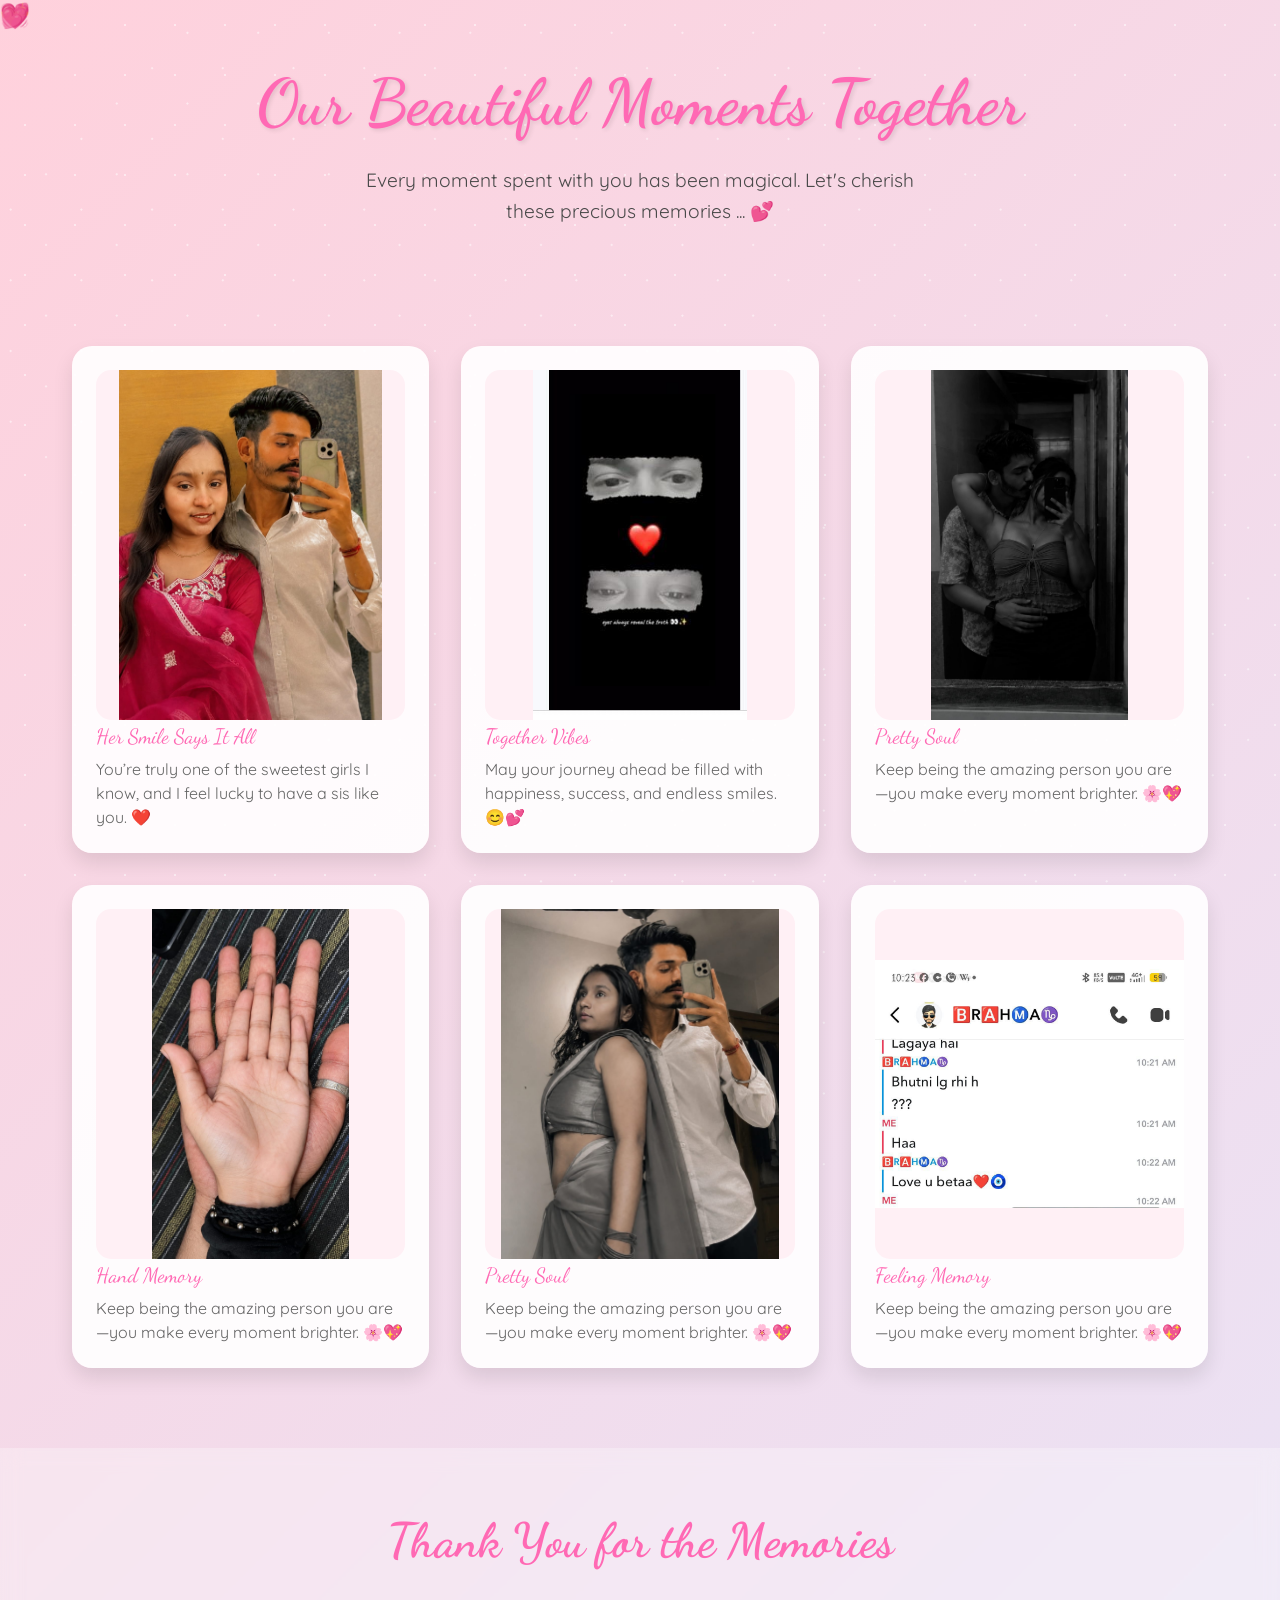
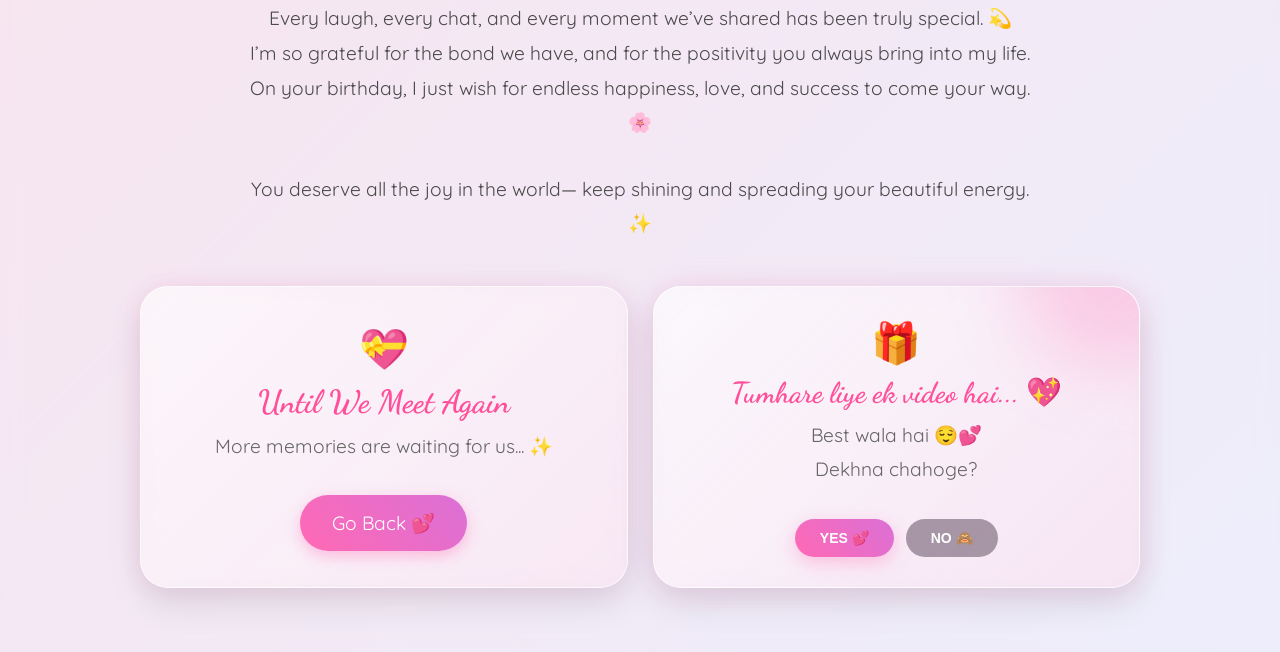
<file: last.html>
<!DOCTYPE html>
<html lang="en">

<head>

    <meta charset="UTF-8">

    <meta
        name="viewport"
        content="width=device-width, initial-scale=1.0"
    >

    <title>
        Our Beautiful Memories ✨
    </title>





    <style>

        @import url(
            'https://fonts.googleapis.com/css2?family=Dancing+Script:wght@700&family=Quicksand:wght@300;400;500;600&display=swap'
        );


        * {
            margin: 0;
            padding: 0;
            box-sizing: border-box;
        }



        

        body {

            min-height: 100vh;

            background:
                linear-gradient(
                    135deg,
                    #ffd1dc 0%,
                    #e6e6fa 25%,
                    #ffefd5 50%,
                    #e6e6fa 75%,
                    #ffd1dc 100%
                );

            background-size: 400% 400%;

            animation:
                gradientFlow 15s ease infinite;

            font-family:
                'Quicksand',
                sans-serif;

            overflow-x: hidden;

            color: #4a4a4a;

        }


        @keyframes gradientFlow {

            0% {
                background-position: 0% 50%;
            }

            50% {
                background-position: 100% 50%;
            }

            100% {
                background-position: 0% 50%;
            }
        }


        /* =========================
           SPARKLES
        ========================= */

        .magic-sparkles {

            position: fixed;

            top: 0;
            left: 0;

            width: 100%;
            height: 100%;

            pointer-events: none;

            z-index: 1;
        }


        .magic-sparkles::before,
        .magic-sparkles::after {

            content: '';

            position: absolute;

            width: 100%;
            height: 100%;

            background-image:
                radial-gradient(
                    circle,
                    white 1px,
                    transparent 1px
                );

            background-size:
                50px 50px;

            animation:
                sparkleLayer 8s linear infinite;

            opacity: 0.5;
        }


        .magic-sparkles::after {

            animation-delay: -4s;

            transform:
                rotate(45deg);
        }


        @keyframes sparkleLayer {

            0% {
                transform:
                    translateY(0);
            }

            100% {
                transform:
                    translateY(-50px);
            }
        }


        /* =========================
           HEARTS
        ========================= */

        .floating-hearts {

            position: fixed;

            width: 100%;
            height: 100%;

            pointer-events: none;

            z-index: 2;
        }


        .heart {

            position: absolute;

            font-size: 1.5rem;

            color:
                rgba(255, 105, 180, 0.6);

            animation:
                floatHeart
                var(--float-duration, 6s)
                ease-in-out infinite;

            animation-delay:
                var(--delay, 0s);
        }


        @keyframes floatHeart {

            0% {

                transform:
                    translate(0, 100vh)
                    rotate(0deg);
            }

            100% {

                transform:
                    translate(
                        var(--translate-x, 0),
                        -100vh
                    )
                    rotate(360deg);
            }
        }


        /* =========================
           WELCOME
        ========================= */

        .welcome {

            text-align: center;

            padding:
                4rem 2rem;

            position: relative;

            z-index: 3;
        }


        .welcome h1 {

            font-family:
                'Dancing Script',
                cursive;

            font-size: 4rem;

            color: #ff69b4;

            text-shadow:
                2px 2px 4px
                rgba(0, 0, 0, 0.1);

            animation:
                fadeInScale 2s ease;
        }


        .welcome p {

            font-size: 1.2rem;

            max-width: 600px;

            margin:
                1.5rem auto;

            line-height: 1.6;

            animation:
                fadeIn 2s ease 0.5s both;
        }


        /* =========================
           MEMORY CARDS
        ========================= */

        .memory-container {

            max-width: 1200px;

            margin: 0 auto;

            padding: 2rem;

            display: grid;

            grid-template-columns:
                repeat(
                    auto-fit,
                    minmax(300px, 1fr)
                );

            gap: 2rem;

            position: relative;

            z-index: 3;
        }


        .memory-card {

            background:
                rgba(255, 255, 255, 0.9);

            border-radius: 20px;

            padding: 1.5rem;

            box-shadow:
                0 10px 20px
                rgba(0, 0, 0, 0.1);

            transition:
                all 0.5s
                cubic-bezier(
                    0.4,
                    0,
                    0.2,
                    1
                );

            position: relative;

            overflow: hidden;
        }


        .memory-card:hover {

            transform:
                translateY(-10px)
                scale(1.02);

            box-shadow:
                0 15px 30px
                rgba(0, 0, 0, 0.15);
        }


        .memory-card::before {

            content: '';

            position: absolute;

            top: 0;
            left: 0;

            width: 100%;
            height: 100%;

            background:
                linear-gradient(
                    45deg,
                    transparent,
                    rgba(255, 255, 255, 0.4),
                    transparent
                );

            transform:
                translateX(-100%);

            transition: 0.5s;
        }


        .memory-card:hover::before {

            transform:
                translateX(100%);
        }


       .memory-img {
    width: 100%;
    height: 350px;
    object-fit: contain;
    object-position: center;
    border-radius: 15px;
    background: #fff0f5;
}



        .memory-card:hover
        .memory-img {

            transform:
                scale(1.05);
        }


        .memory-date {

            font-family:
                'Dancing Script',
                cursive;

            color: #ff69b4;

            font-size: 1.3rem;

            margin-bottom: 0.5rem;
        }


        .memory-caption {

            font-size: 1rem;

            line-height: 1.5;

            color: #666;
        }


        /* =========================
           FINAL MESSAGE
        ========================= */

        .final-message {

            text-align: center;

            padding:
                4rem 2rem;

            background:
                rgba(
                    255,
                    255,
                    255,
                    0.3
                );

            backdrop-filter:
                blur(10px);

            margin-top: 3rem;

            position: relative;

            z-index: 3;
        }


        .final-message h2 {

            font-family:
                'Dancing Script',
                cursive;

            font-size: 3rem;

            color: #ff69b4;

            margin-bottom: 2rem;

            animation:
                heartbeat 2s infinite;
        }

        /* =========================================
   BOTTOM ACTIONS
========================================= */

.bottom-actions {
    max-width: 1000px;

    margin: 45px auto 0;

    display: grid;

    grid-template-columns: 1fr 1fr;

    gap: 25px;

    align-items: stretch;
}


/* =========================================
   UNTIL WE MEET AGAIN BOX
========================================= */

.goodbye-box {
    padding: 30px 25px;

    border-radius: 28px;

    background:
        linear-gradient(
            135deg,
            rgba(255, 255, 255, 0.48),
            rgba(255, 210, 230, 0.28)
        );

    border: 1px solid rgba(255, 255, 255, 0.65);

    backdrop-filter: blur(12px);

    box-shadow:
        0 15px 35px rgba(0, 0, 0, 0.1),
        0 0 25px rgba(255, 105, 180, 0.15);

    display: flex;

    flex-direction: column;

    justify-content: center;

    align-items: center;

    transition: 0.4s ease;
}

.goodbye-box:hover {
    transform: translateY(-6px);

    box-shadow:
        0 20px 45px rgba(0, 0, 0, 0.15),
        0 0 35px rgba(255, 105, 180, 0.25);
}


.action-icon {
    font-size: 2.5rem;

    margin-bottom: 10px;

    animation: actionHeart 2s infinite ease-in-out;
}

@keyframes actionHeart {

    0%,
    100% {
        transform: scale(1);
    }

    50% {
        transform: scale(1.15);
    }
}


.goodbye-box h3 {
    font-family: 'Dancing Script', cursive;

    font-size: 2rem;

    color: #ff4f9a;

    margin-bottom: 8px;
}


.goodbye-box p {
    font-size: 0.95rem;

    color: #666;

    margin-bottom: 18px;
}


/* =========================================
   VIDEO SURPRISE
========================================= */

.video-surprise {
    padding: 30px 25px;

    border-radius: 28px;

    background:
        linear-gradient(
            135deg,
            rgba(255, 255, 255, 0.50),
            rgba(255, 200, 225, 0.30)
        );

    border: 1px solid rgba(255, 255, 255, 0.65);

    backdrop-filter: blur(12px);

    box-shadow:
        0 15px 35px rgba(0, 0, 0, 0.1),
        0 0 30px rgba(255, 105, 180, 0.18);

    position: relative;

    overflow: hidden;

    transition: 0.4s ease;
}


.video-surprise:hover {
    transform: translateY(-6px);

    box-shadow:
        0 20px 45px rgba(0, 0, 0, 0.15),
        0 0 40px rgba(255, 105, 180, 0.28);
}


.video-surprise::before {
    content: "";

    position: absolute;

    width: 180px;
    height: 180px;

    top: -100px;
    right: -60px;

    border-radius: 50%;

    background: rgba(255, 105, 180, 0.25);

    filter: blur(35px);
}


.surprise-icon {
    position: relative;

    font-size: 2.5rem;

    margin-bottom: 8px;

    animation: giftFloat 2.5s infinite ease-in-out;
}


@keyframes giftFloat {

    0%,
    100% {
        transform: translateY(0) rotate(-3deg);
    }

    50% {
        transform: translateY(-7px) rotate(3deg);
    }
}


.video-surprise h3 {
    position: relative;

    font-family: 'Dancing Script', cursive;

    font-size: 1.8rem;

    color: #ff4f9a;

    margin-bottom: 8px;
}


.video-surprise p {
    position: relative;

    color: #666;

    font-size: 0.95rem;

    line-height: 1.6;

    margin-bottom: 18px;
}


/* =========================================
   YES / NO BUTTONS
========================================= */

.choice-buttons {
    position: relative;

    display: flex;

    justify-content: center;

    gap: 12px;
}


.choice-buttons button {
    border: none;

    padding: 11px 25px;

    border-radius: 50px;

    font-size: 14px;

    font-weight: 600;

    cursor: pointer;

    color: white;

    transition: 0.3s ease;
}


.yes-btn {
    background:
        linear-gradient(
            45deg,
            #ff69b4,
            #da70d6
        );

    box-shadow:
        0 6px 18px rgba(255, 105, 180, 0.35);
}


.yes-btn:hover {
    transform: translateY(-3px) scale(1.05);

    box-shadow:
        0 10px 25px rgba(255, 105, 180, 0.55);
}


.no-btn {
    background: rgba(100, 80, 100, 0.55);
}


.no-btn:hover {
    transform: translateY(-3px);
}


/* =========================================
   VIDEO
========================================= */

.video-container {
    display: none;

    position: relative;

    margin-top: 22px;

    animation: videoShow 0.7s ease;
}


.video-container.show {
    display: block;
}


.video-title {
    font-family: 'Dancing Script', cursive;

    color: #ff4f9a;

    font-size: 1.4rem;

    margin-bottom: 10px;
}


.video-container video {
    width: 100%;

    max-height: 350px;

    border-radius: 15px;

    display: block;

    background: #111;

    box-shadow:
        0 10px 30px rgba(0, 0, 0, 0.3);
}


@keyframes videoShow {

    from {
        opacity: 0;

        transform:
            translateY(15px)
            scale(0.96);
    }

    to {
        opacity: 1;

        transform:
            translateY(0)
            scale(1);
    }
}


/* =========================================
   MOBILE
========================================= */

@media (max-width: 768px) {

    .bottom-actions {
        grid-template-columns: 1fr;

        gap: 20px;

        margin-top: 35px;
    }

    .goodbye-box,
    .video-surprise {
        padding: 28px 20px;
    }

    .video-surprise h3,
    .goodbye-box h3 {
        font-size: 1.7rem;
    }

}


        @keyframes heartbeat {

            0%,
            100% {
                transform:
                    scale(1);
            }

            50% {
                transform:
                    scale(1.1);
            }
        }


        .final-message p {

            font-size: 1.2rem;

            max-width: 800px;

            margin:
                0 auto 2rem;

            line-height: 1.8;
        }


        .goodbye-btn {

            display: inline-block;

            padding:
                1rem 2rem;

            font-size: 1.2rem;

            background:
                linear-gradient(
                    45deg,
                    #ff69b4,
                    #da70d6
                );

            color: white;

            border: none;

            border-radius: 50px;

            cursor: pointer;

            text-decoration: none;

            transition:
                all 0.3s ease;

            box-shadow:
                0 5px 15px
                rgba(
                    255,
                    105,
                    180,
                    0.4
                );

            animation:
                float 3s infinite
                ease-in-out;
        }


        .goodbye-btn:hover {

            transform:
                translateY(-5px);

            box-shadow:
                0 8px 20px
                rgba(
                    255,
                    105,
                    180,
                    0.6
                );
        }


        @keyframes float {

            0%,
            100% {
                transform:
                    translateY(0);
            }

            50% {
                transform:
                    translateY(-10px);
            }
        }


        /* =========================
           FADE
        ========================= */

        @keyframes fadeInScale {

            0% {

                opacity: 0;

                transform:
                    scale(0.8);
            }

            100% {

                opacity: 1;

                transform:
                    scale(1);
            }
        }


        @keyframes fadeIn {

            0% {
                opacity: 0;
            }

            100% {
                opacity: 1;
            }
        }


        /* =========================
           SCROLLBAR
        ========================= */

        ::-webkit-scrollbar {

            width: 12px;
        }


.video-container {
    display: none;
    width: 100%;
    margin-top: 30px;
    padding-top: 25px;
    border-top: 1px solid rgba(255, 105, 180, 0.3);
}

.video-container.show {
    display: block;
    animation: videoReveal 0.8s ease;
}

.video-container video {
    width: 100%;
    max-width: 700px;
    max-height: 500px;

    display: block;
    margin: 0 auto;

    border-radius: 18px;

    background: #000;

    box-shadow:
        0 15px 40px rgba(0, 0, 0, 0.3),
        0 0 30px rgba(255, 105, 180, 0.3);
}

.video-title {
    font-family: 'Dancing Script', cursive;
    font-size: 1.8rem;
    color: #ff4f9a;
    text-align: center;
    margin-bottom: 15px;
}

@keyframes videoReveal {

    from {
        opacity: 0;
        transform: translateY(30px) scale(0.95);
    }

    to {
        opacity: 1;
        transform: translateY(0) scale(1);
    }
}



@keyframes videoReveal {

    from {
        opacity: 0;
        transform: translateY(30px) scale(0.95);
    }

    to {
        opacity: 1;
        transform: translateY(0) scale(1);
    }
}

        ::-webkit-scrollbar-track {

            background:
                rgba(
                    255,
                    255,
                    255,
                    0.4
                );
        }


        ::-webkit-scrollbar-thumb {

            background:
                linear-gradient(
                    45deg,
                    #ff69b4,
                    #da70d6
                );

            border-radius: 6px;
        }


        /* =========================
           MOBILE
        ========================= */

        @media (max-width: 768px) {

            .welcome h1 {

                font-size: 3rem;
            }

            .memory-container {

                grid-template-columns: 1fr;
            }

            .final-message h2 {

                font-size: 2.5rem;
            }
        }

    </style>

</head>




<script>

document.addEventListener("DOMContentLoaded", function () {

    const yesVideo = document.getElementById("yesVideo");
    const noVideo = document.getElementById("noVideo");

    const videoContainer =
        document.getElementById("videoContainer");

    const birthdayVideo =
        document.getElementById("birthdayVideo");


    yesVideo.addEventListener("click", function () {

        // Video show
        videoContainer.classList.add("show");

        // Video wale part par scroll
        setTimeout(function () {

            videoContainer.scrollIntoView({
                behavior: "smooth",
                block: "center"
            });

        }, 100);


        // Video play
        setTimeout(function () {

            birthdayVideo.play().catch(function () {

                console.log(
                    "Video ready hai. Play button dabaye."
                );

            });

        }, 700);

    });


    noVideo.addEventListener("click", function () {

        location.reload();

    });

});

</script>

<body>


    <!-- Sparkles -->

    <div class="magic-sparkles"></div>


    <!-- Floating Hearts -->

    <div class="floating-hearts">

        <div
            class="heart"
            style="
                --float-duration: 6s;
                --delay: 0s;
                --translate-x: 20px;
            "
        >
            💝
        </div>


        <div
            class="heart"
            style="
                --float-duration: 8s;
                --delay: 1s;
                --translate-x: -30px;
            "
        >
            💖
        </div>


        <div
            class="heart"
            style="
                --float-duration: 7s;
                --delay: 2s;
                --translate-x: 40px;
            "
        >
            💗
        </div>


        <div
            class="heart"
            style="
                --float-duration: 9s;
                --delay: 3s;
                --translate-x: -20px;
            "
        >
            💓
        </div>


        <div
            class="heart"
            style="
                --float-duration: 5s;
                --delay: 4s;
                --translate-x: 30px;
            "
        >
            💕
        </div>

    </div>


    <!-- Welcome -->

    <section class="welcome">

        <h1>
            Our Beautiful Moments Together
        </h1>

        <p>
            Every moment spent with you has been magical.
            Let's cherish these precious memories ... 💕
        </p>

    </section>


    <!-- Memories -->

    <div class="memory-container">


        <div class="memory-card">

            <img
                src="memory1.png"
                alt="Memory 1"
                class="memory-img"
            >

            <div class="memory-date">
                Her Smile Says It All
            </div>

            <div class="memory-caption">
                You’re truly one of the sweetest girls I know,
                and I feel lucky to have a sis like you. ❤️
            </div>

        </div>


        <div class="memory-card">

            <img
                src="memory2.jpeg"
                alt="Memory 2"
                class="memory-img"
            >

            <div class="memory-date">
                Together Vibes
            </div>

            <div class="memory-caption">
                May your journey ahead be filled with happiness,
                success, and endless smiles. 😊💕
            </div>

        </div>


        <div class="memory-card">

            <img
                src="memory3.jpeg"
                alt="Memory 3"
                class="memory-img"
            >

            <div class="memory-date">
                Pretty Soul
            </div>

            <div class="memory-caption">
                Keep being the amazing person you are—you make
                every moment brighter. 🌸💖
            </div>

        </div>
           <div class="memory-card">

            <img
                src="memory6.jpeg"
                alt="Memory 3"
                class="memory-img"
            >

            <div class="memory-date">
                Hand Memory
            </div>

            <div class="memory-caption">
                Keep being the amazing person you are—you make
                every moment brighter. 🌸💖
            </div>

        </div>
           <div class="memory-card">

            <img
                src="memory4.jpeg"
                alt="Memory 3"
                class="memory-img"
            >

            <div class="memory-date">
                Pretty Soul
            </div>

            <div class="memory-caption">
                Keep being the amazing person you are—you make
                every moment brighter. 🌸💖
            </div>

        </div>
           <div class="memory-card">

            <img
                src="memory5.jpeg"
                alt="Memory 3"
                class="memory-img"
            >

            <div class="memory-date">
                Feeling Memory
            </div>

            <div class="memory-caption">
                Keep being the amazing person you are—you make
                every moment brighter. 🌸💖
            </div>

        </div>


    </div>


    <!-- Final Message -->

   <!-- Final Message -->

<section class="final-message">

    <h2>
        Thank You for the Memories
    </h2>

    <p>
        Every laugh, every chat, and every moment
        we’ve shared has been truly special. 💫

        <br>

        I’m so grateful for the bond we have,
        and for the positivity you always bring
        into my life.

        <br>

        On your birthday, I just wish for endless
        happiness, love, and success to come your way. 🌸
    </p>

    <p>
        You deserve all the joy in the world—
        keep shining and spreading your
        beautiful energy. ✨
    </p>


    <!-- Bottom Actions -->

    <div class="bottom-actions">

        <!-- Until We Meet Again -->

        <div class="goodbye-box">

            <div class="action-icon">
                💝
            </div>

            <h3>
                Until We Meet Again
            </h3>

            <p>
                More memories are waiting for us... ✨
            </p>

            <a
                href="index.html"
                class="goodbye-btn"
            >
                Go Back 💕
            </a>

        </div>


        <!-- Video Surprise -->

   <div class="video-surprise">

    <div class="surprise-icon">🎁</div>

    <h3>Tumhare liye ek video hai... 💖</h3>

    <p>
        Best wala hai 😌💕<br>
        Dekhna chahoge?
    </p>

    <div class="choice-buttons">

        <button id="yesVideo" class="yes-btn">
            YES 💕
        </button>

        <button id="noVideo" class="no-btn">
            NO 🙈
        </button>

    </div>


    <!-- YES click ke baad MYVIDEO yahan dikhega -->

    <div id="videoContainer" class="video-container">

        <div class="video-title">
            This One Is Just For You 💖
        </div>

        <video
            id="birthdayVideo"
            controls
            playsinline
            preload="metadata"
        >
            <source src="./myvideo.mp4" type="video/mp4">
            Your browser does not support the video.
        </video>

    </div>

</div>


    </div>

</section>


</body>

</html>
</file>
